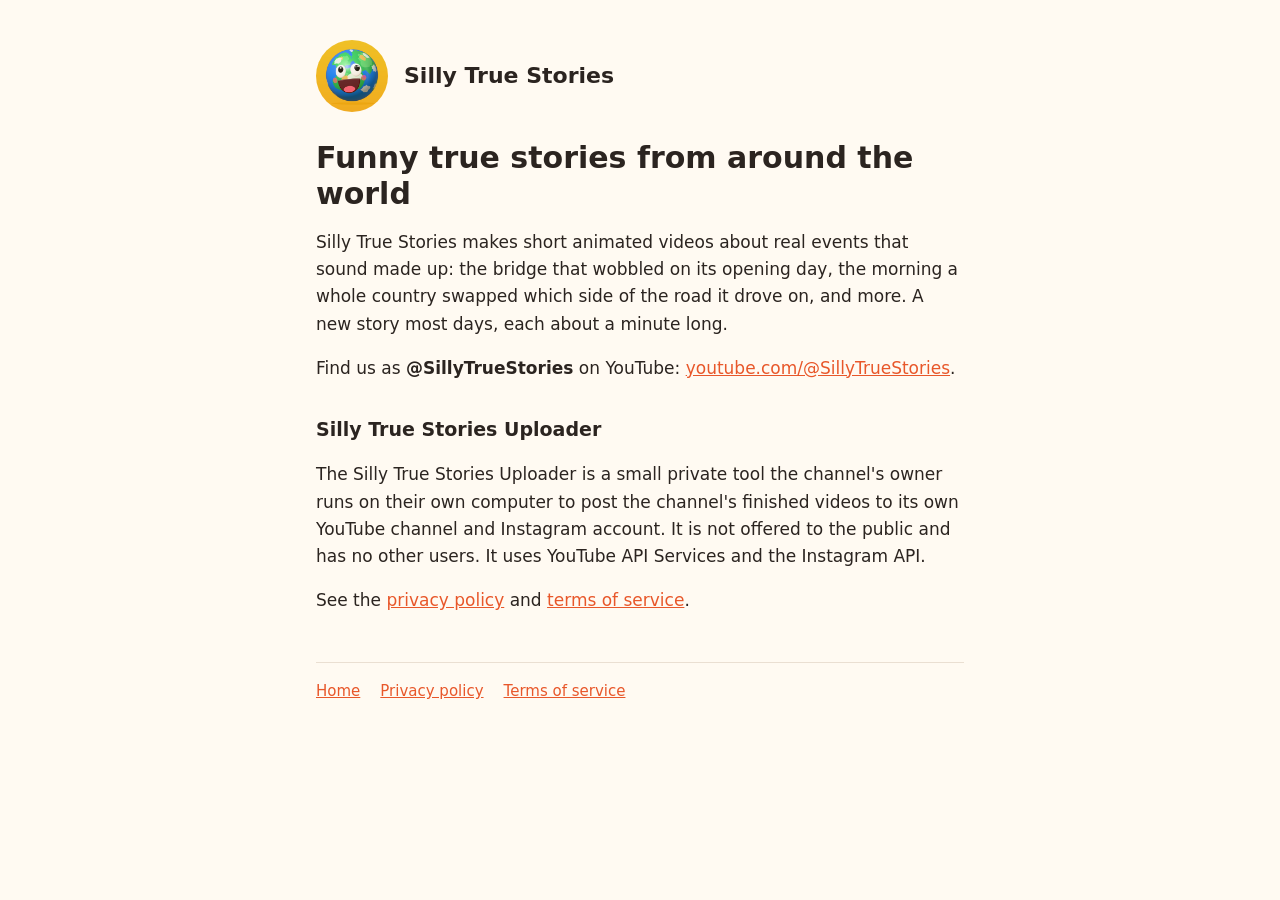
<file: index.html>
<!doctype html>
<html lang="en-GB">
<head>
<meta charset="utf-8">
<meta name="viewport" content="width=device-width, initial-scale=1">
<title>Silly True Stories</title>
<meta name="description" content="Funny true stories from around the world, told in about a minute.">
<link rel="icon" href="logo.png">
<link rel="stylesheet" href="style.css">
</head>
<body>
<main>
  <header><img src="logo.png" alt=""><a href="./">Silly True Stories</a></header>
  <h1>Funny true stories from around the world</h1>
  <p>Silly True Stories makes short animated videos about real events that sound made up: the bridge that wobbled on its opening day, the morning a whole country swapped which side of the road it drove on, and more. A new story most days, each about a minute long.</p>
  <p>Find us as <strong>@SillyTrueStories</strong> on YouTube: <a href="https://www.youtube.com/@SillyTrueStories">youtube.com/@SillyTrueStories</a>.</p>

  <h2>Silly True Stories Uploader</h2>
  <p>The Silly True Stories Uploader is a small private tool the channel's owner runs on their own computer to post the channel's finished videos to its own YouTube channel and Instagram account. It is not offered to the public and has no other users. It uses YouTube API Services and the Instagram API.</p>
  <p>See the <a href="privacy.html">privacy policy</a> and <a href="terms.html">terms of service</a>.</p>

  <nav><a href="./">Home</a><a href="privacy.html">Privacy policy</a><a href="terms.html">Terms of service</a></nav>
</main>
</body>
</html>
</file>
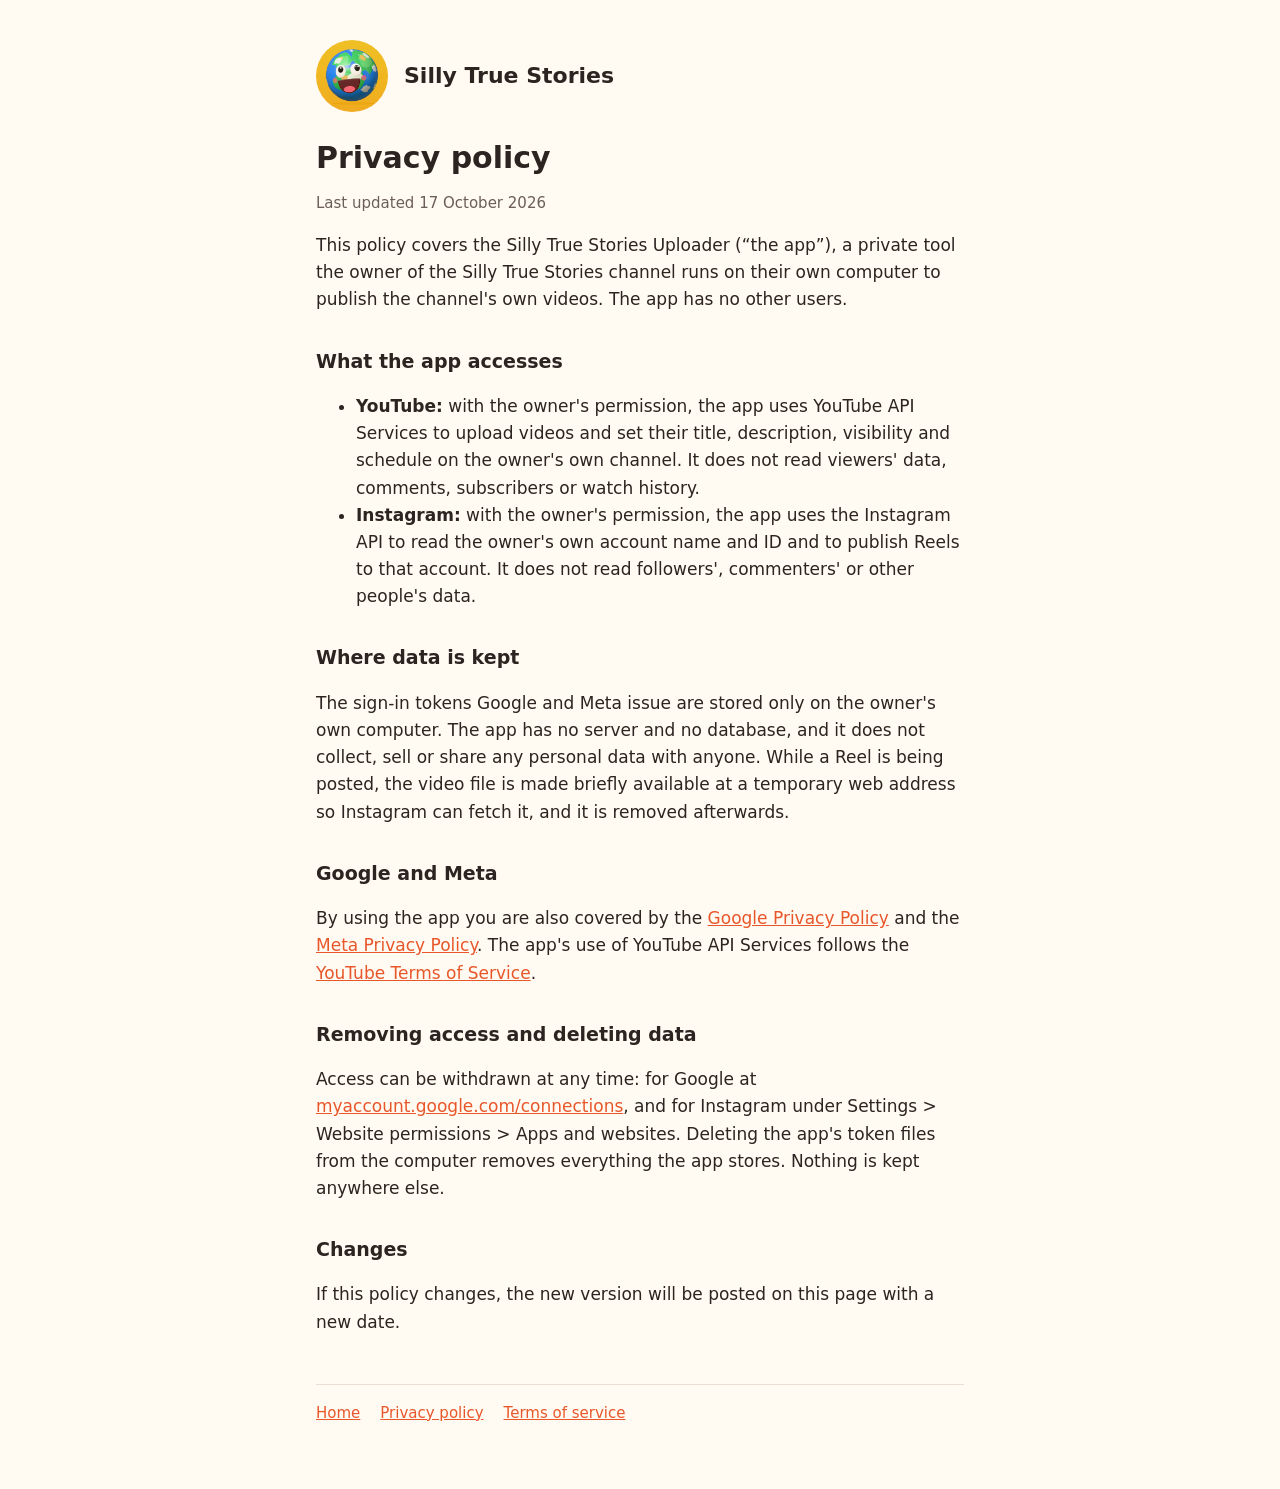
<file: privacy.html>
<!doctype html>
<html lang="en-GB">
<head>
<meta charset="utf-8">
<meta name="viewport" content="width=device-width, initial-scale=1">
<title>Privacy Policy</title>
<link rel="icon" href="logo.png">
<link rel="stylesheet" href="style.css">
</head>
<body>
<main>
  <header><img src="logo.png" alt=""><a href="./">Silly True Stories</a></header>
  <h1>Privacy policy</h1>
  <p class="muted">Last updated 17 October 2026</p>

  <p>This policy covers the Silly True Stories Uploader (“the app”), a private tool the owner of the Silly True Stories channel runs on their own computer to publish the channel's own videos. The app has no other users.</p>

  <h2>What the app accesses</h2>
  <ul>
    <li><strong>YouTube:</strong> with the owner's permission, the app uses YouTube API Services to upload videos and set their title, description, visibility and schedule on the owner's own channel. It does not read viewers' data, comments, subscribers or watch history.</li>
    <li><strong>Instagram:</strong> with the owner's permission, the app uses the Instagram API to read the owner's own account name and ID and to publish Reels to that account. It does not read followers', commenters' or other people's data.</li>
  </ul>

  <h2>Where data is kept</h2>
  <p>The sign-in tokens Google and Meta issue are stored only on the owner's own computer. The app has no server and no database, and it does not collect, sell or share any personal data with anyone. While a Reel is being posted, the video file is made briefly available at a temporary web address so Instagram can fetch it, and it is removed afterwards.</p>

  <h2>Google and Meta</h2>
  <p>By using the app you are also covered by the <a href="https://policies.google.com/privacy">Google Privacy Policy</a> and the <a href="https://www.facebook.com/privacy/policy/">Meta Privacy Policy</a>. The app's use of YouTube API Services follows the <a href="https://www.youtube.com/t/terms">YouTube Terms of Service</a>.</p>

  <h2>Removing access and deleting data</h2>
  <p>Access can be withdrawn at any time: for Google at <a href="https://myaccount.google.com/connections">myaccount.google.com/connections</a>, and for Instagram under Settings &gt; Website permissions &gt; Apps and websites. Deleting the app's token files from the computer removes everything the app stores. Nothing is kept anywhere else.</p>

  <h2>Changes</h2>
  <p>If this policy changes, the new version will be posted on this page with a new date.</p>

  <nav><a href="./">Home</a><a href="privacy.html">Privacy policy</a><a href="terms.html">Terms of service</a></nav>
</main>
</body>
</html>
</file>
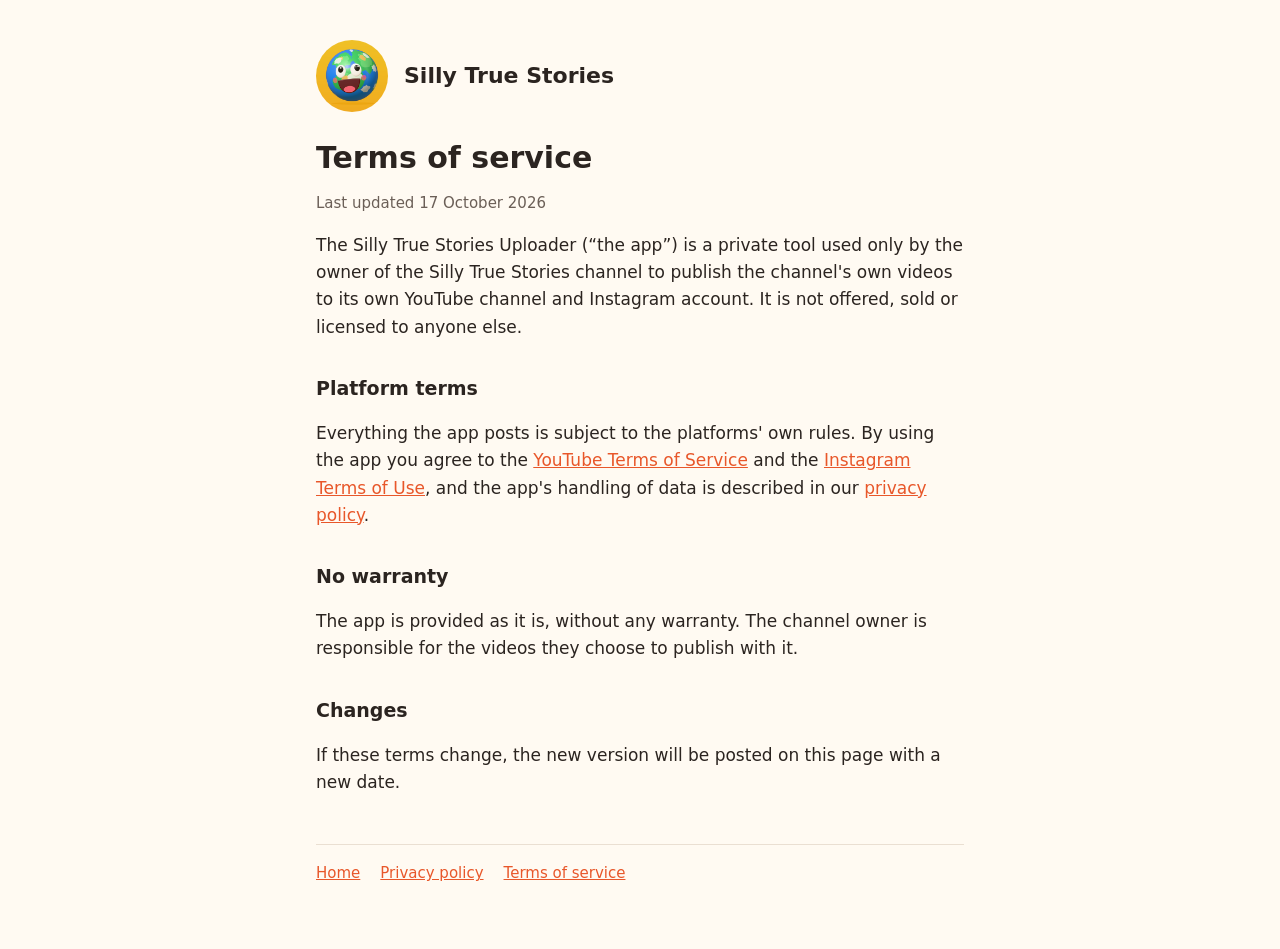
<file: terms.html>
<!doctype html>
<html lang="en-GB">
<head>
<meta charset="utf-8">
<meta name="viewport" content="width=device-width, initial-scale=1">
<title>Terms of Service</title>
<link rel="icon" href="logo.png">
<link rel="stylesheet" href="style.css">
</head>
<body>
<main>
  <header><img src="logo.png" alt=""><a href="./">Silly True Stories</a></header>
  <h1>Terms of service</h1>
  <p class="muted">Last updated 17 October 2026</p>

  <p>The Silly True Stories Uploader (“the app”) is a private tool used only by the owner of the Silly True Stories channel to publish the channel's own videos to its own YouTube channel and Instagram account. It is not offered, sold or licensed to anyone else.</p>

  <h2>Platform terms</h2>
  <p>Everything the app posts is subject to the platforms' own rules. By using the app you agree to the <a href="https://www.youtube.com/t/terms">YouTube Terms of Service</a> and the <a href="https://help.instagram.com/581066165581870">Instagram Terms of Use</a>, and the app's handling of data is described in our <a href="privacy.html">privacy policy</a>.</p>

  <h2>No warranty</h2>
  <p>The app is provided as it is, without any warranty. The channel owner is responsible for the videos they choose to publish with it.</p>

  <h2>Changes</h2>
  <p>If these terms change, the new version will be posted on this page with a new date.</p>

  <nav><a href="./">Home</a><a href="privacy.html">Privacy policy</a><a href="terms.html">Terms of service</a></nav>
</main>
</body>
</html>
</file>
<file: style.css>
:root { --bg: #fffaf2; --ink: #2b2420; --soft: #6b5f57; --accent: #e8572a; --line: #eadfd2; }
@media (prefers-color-scheme: dark) { :root { --bg: #1d1a18; --ink: #f3ece4; --soft: #b5a99e; --accent: #ff7a4d; --line: #3a332e; } }
* { box-sizing: border-box; }
body { margin: 0; background: var(--bg); color: var(--ink); font: 17px/1.6 system-ui, -apple-system, "Segoe UI", sans-serif; }
main { max-width: 680px; margin: 0 auto; padding: 40px 16px 64px; }
header { display: flex; align-items: center; gap: 16px; margin-bottom: 28px; }
header img { width: 72px; height: 72px; border-radius: 50%; }
header a { color: inherit; text-decoration: none; font-weight: 700; font-size: 22px; }
h1 { font-size: 30px; line-height: 1.2; margin: 0 0 8px; }
h2 { font-size: 19px; margin: 32px 0 6px; }
p, li { color: var(--ink); }
.muted { color: var(--soft); font-size: 15px; }
a { color: var(--accent); }
nav { margin-top: 48px; padding-top: 16px; border-top: 1px solid var(--line); display: flex; flex-wrap: wrap; gap: 20px; font-size: 15px; }
</file>
